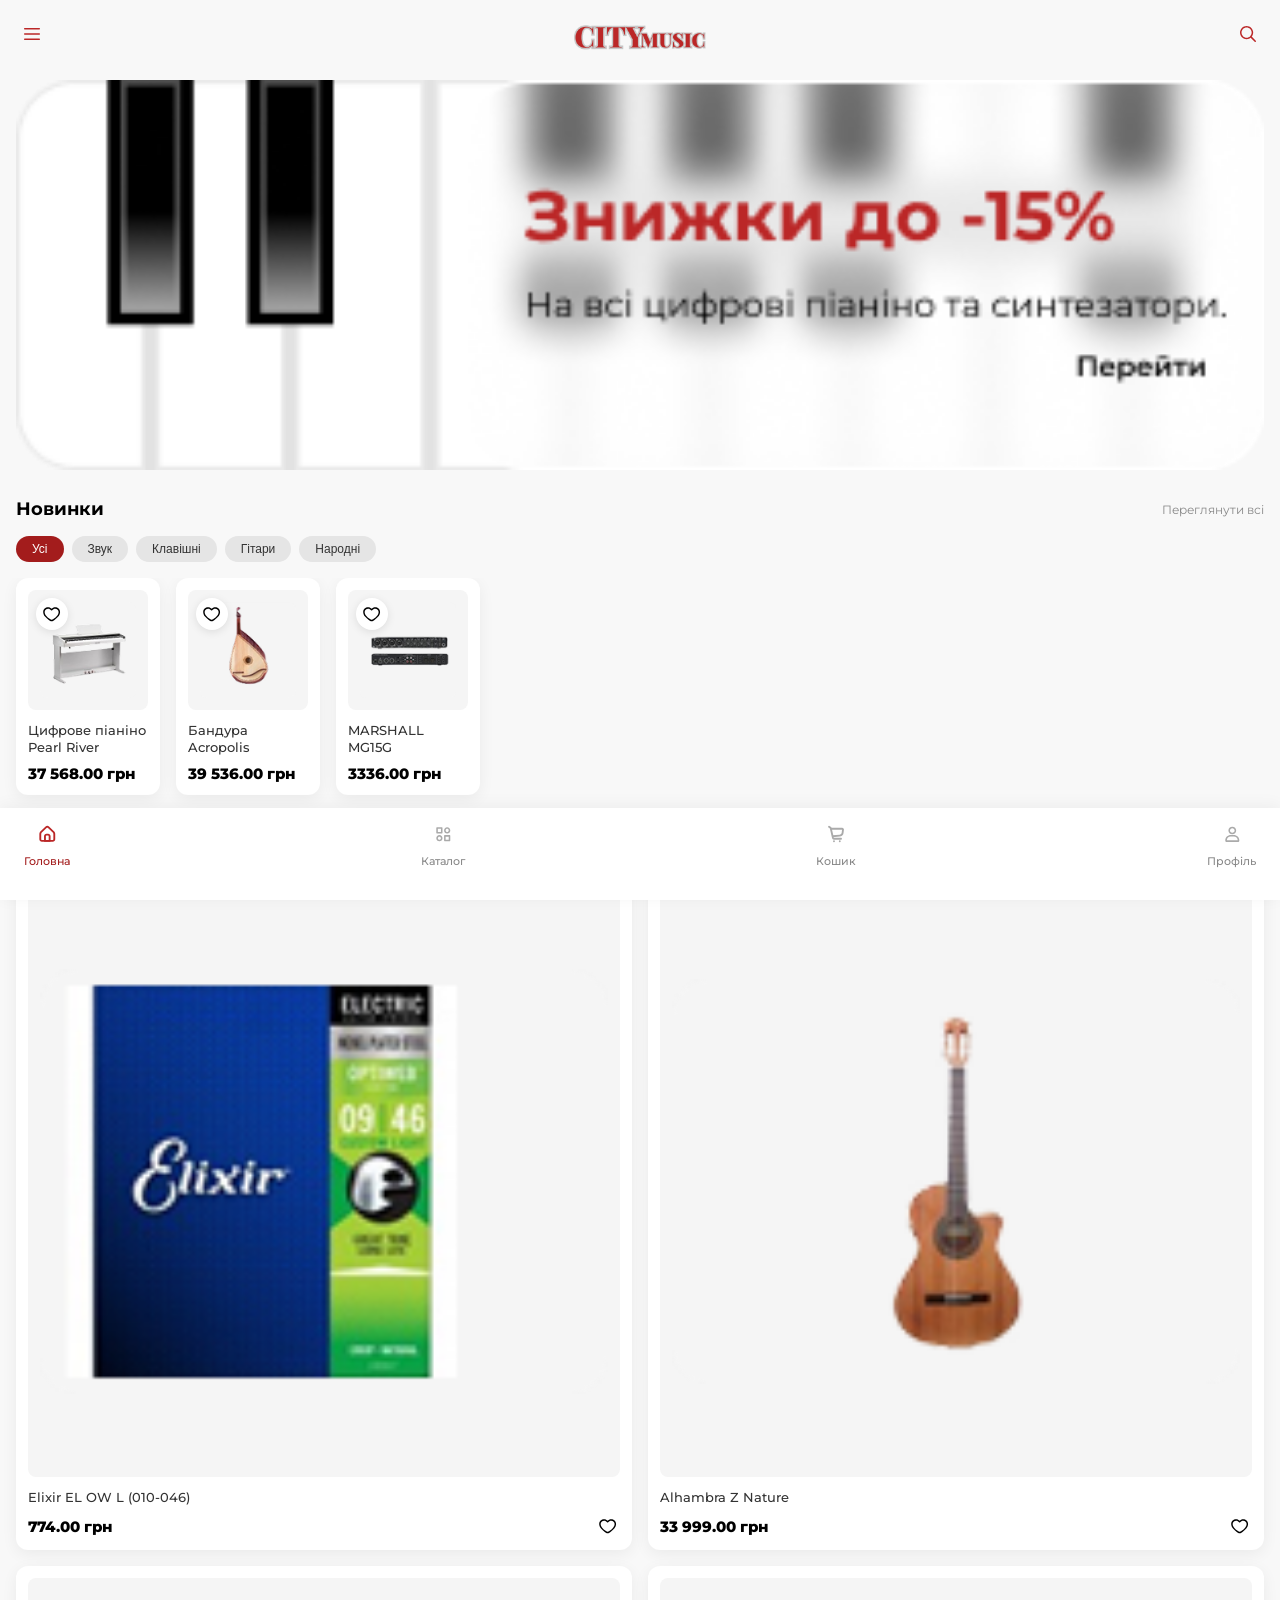
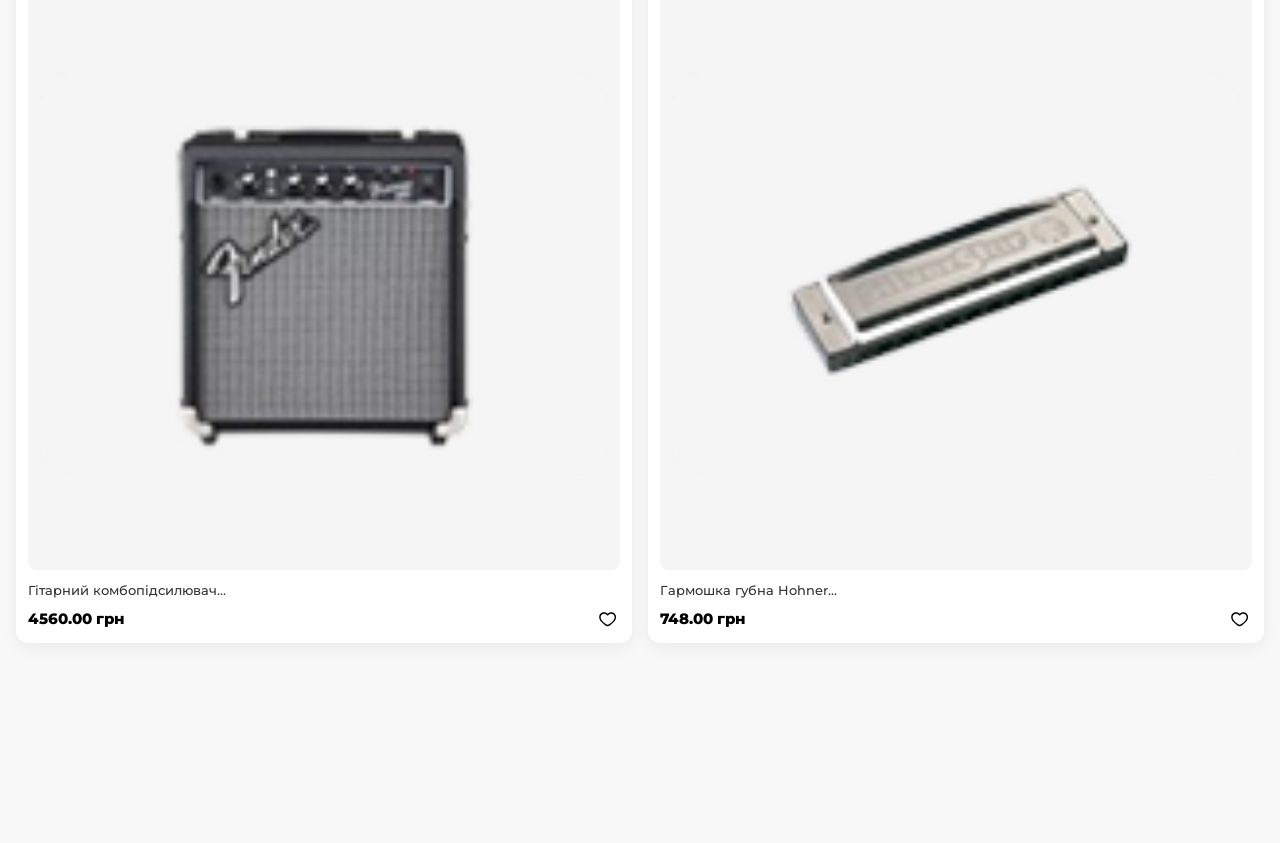
<file: index.html>
<!DOCTYPE html>
<html lang="uk">
<head>
    <meta charset="UTF-8">
    <meta name="viewport" content="width=device-width, initial-scale=1.0">
    <title>CITYMUSIC - Головна</title>
    
    <link rel="preconnect" href="https://fonts.googleapis.com">
    <link rel="preconnect" href="https://fonts.gstatic.com" crossorigin>
    <link href="https://fonts.googleapis.com/css2?family=Montserrat:wght@400;500;600;700;800&display=swap" rel="stylesheet">
    
    <link rel="stylesheet" href="css/style.css">
    <link rel="manifest" href="manifest.json">
</head>
<body>

    <!-- Шапка сайту -->
    <header class="top-bar">
        <button class="icon-btn">
            <img src="assets/icons/icon-menu.svg" alt="Меню">
        </button>
        <img src="assets/images/logo.png" alt="CITYMUSIC" class="logo-img">
        <button class="icon-btn">
            <img src="assets/icons/icon-search.svg" alt="Пошук">
        </button>
    </header>

    <main class="main-content">
        <!-- Банер -->
        <section class="banner">
            <img src="assets/images/banner.png" alt="Знижки до 15%">
        </section>

        <!-- Новинки (Горизонтальний скрол) -->
        <section class="new-arrivals">
            <div class="section-header">
                <h2 class="section-title">Новинки</h2>
                <a href="#" class="view-all">Переглянути всі</a>
            </div>
            
            <div class="categories">
                <button class="cat-btn active">Усі</button>
                <button class="cat-btn">Звук</button>
                <button class="cat-btn">Клавішні</button>
                <button class="cat-btn">Гітари</button>
                <button class="cat-btn">Народні</button>
            </div>

            <div class="horizontal-scroll">
                <!-- Картка Новинки 1 -->
                <article class="product-card horizontal-card">
                    <div class="image-wrapper relative">
                        <button class="like-btn absolute-heart"><img src="assets/icons/icon-heart.svg" alt="В обране"></button>
                        <img src="assets/images/piano-white.png" alt="Цифрове піаніно">
                    </div>
                    <h3 class="product-title">Цифрове піаніно Pearl River</h3>
                    <div class="card-bottom">
                        <span class="price">37 568.00 грн</span>
                    </div>
                </article>
                
                <!-- Картка Новинки 2 -->
                <article class="product-card horizontal-card">
                    <div class="image-wrapper relative">
                        <button class="like-btn absolute-heart"><img src="assets/icons/icon-heart.svg" alt="В обране"></button>
                        <img src="assets/images/bandura.png" alt="Бандура">
                    </div>
                    <h3 class="product-title">Бандура Acropolis</h3>
                    <div class="card-bottom">
                        <span class="price">39 536.00 грн</span>
                    </div>
                </article>
                <!-- Картка Новинки 3 -->
<article class="product-card horizontal-card">
    <div class="image-wrapper relative">
        <button class="like-btn absolute-heart"><img src="assets/icons/icon-heart.svg" alt="В обране"></button>
        <img src="assets/images/marshall.png" alt="Підсилювач Marshall">
    </div>
    <h3 class="product-title">MARSHALL MG15G</h3>
    <div class="card-bottom">
        <span class="price">3336.00 грн</span>
    </div>
</article>
            </div>
        </section>

        <!-- Рекомендуємо (Сітка) -->
        <section class="recommended">
            <h2 class="section-title">Рекомендуємо</h2>
            <div class="product-grid">
                
                <!-- Картка Рекомендуємо 1 -->
                <article class="product-card grid-card">
                    <div class="image-wrapper">
                        <img src="assets/images/elixir.png" alt="Струни Elixir">
                    </div>
                    <h3 class="product-title">Elixir EL OW L (010-046)</h3>
                    <div class="card-bottom">
                        <span class="price">774.00 грн</span>
                        <button class="like-btn"><img src="assets/icons/icon-heart.svg" alt="В обране"></button>
                    </div>
                </article>

                <!-- Картка Рекомендуємо 2 -->
                <article class="product-card grid-card">
                    <div class="image-wrapper">
                        <img src="assets/images/guitar.png" alt="Гітара Alhambra">
                    </div>
                    <h3 class="product-title">Alhambra Z Nature</h3>
                    <div class="card-bottom">
                        <span class="price">33 999.00 грн</span>
                        <button class="like-btn"><img src="assets/icons/icon-heart.svg" alt="В обране"></button>
                    </div>
                </article>
                
                <!-- Картка Рекомендуємо 3 -->
                <article class="product-card grid-card">
                    <div class="image-wrapper">
                        <img src="assets/images/fender.png" alt="Комбопідсилювач Fender">
                    </div>
                    <h3 class="product-title">Гітарний комбопідсилювач...</h3>
                    <div class="card-bottom">
                        <span class="price">4560.00 грн</span>
                        <button class="like-btn"><img src="assets/icons/icon-heart.svg" alt="В обране"></button>
                    </div>
                </article>
                
                <!-- Картка Рекомендуємо 4 -->
                <article class="product-card grid-card">
                    <div class="image-wrapper">
                        <img src="assets/images/harmonica.png" alt="Гармошка">
                    </div>
                    <h3 class="product-title">Гармошка губна Hohner...</h3>
                    <div class="card-bottom">
                        <span class="price">748.00 грн</span>
                        <button class="like-btn"><img src="assets/icons/icon-heart.svg" alt="В обране"></button>
                    </div>
                </article>

            </div>
        </section>
    </main>

    <!-- Нижня навігаційна панель -->
    <nav class="bottom-nav">
        <a href="index.html" class="nav-item active">
            <img src="assets/icons/icon-home-active.svg" alt="Головна">
            <span>Головна</span>
        </a>
        <a href="#" class="nav-item">
            <img src="assets/icons/icon-catalog.svg" alt="Каталог">
            <span>Каталог</span>
        </a>
        <a href="cart.html" class="nav-item">
            <img src="assets/icons/icon-cart.svg" alt="Кошик">
            <span>Кошик</span>
        </a>
        <a href="#" class="nav-item">
            <img src="assets/icons/icon-profile.svg" alt="Профіль">
            <span>Профіль</span>
        </a>
    </nav>
    <!-- Підключення нашого скрипта -->
    <script src="js/app.js"></script>
</body>
</body>
</html>
</file>
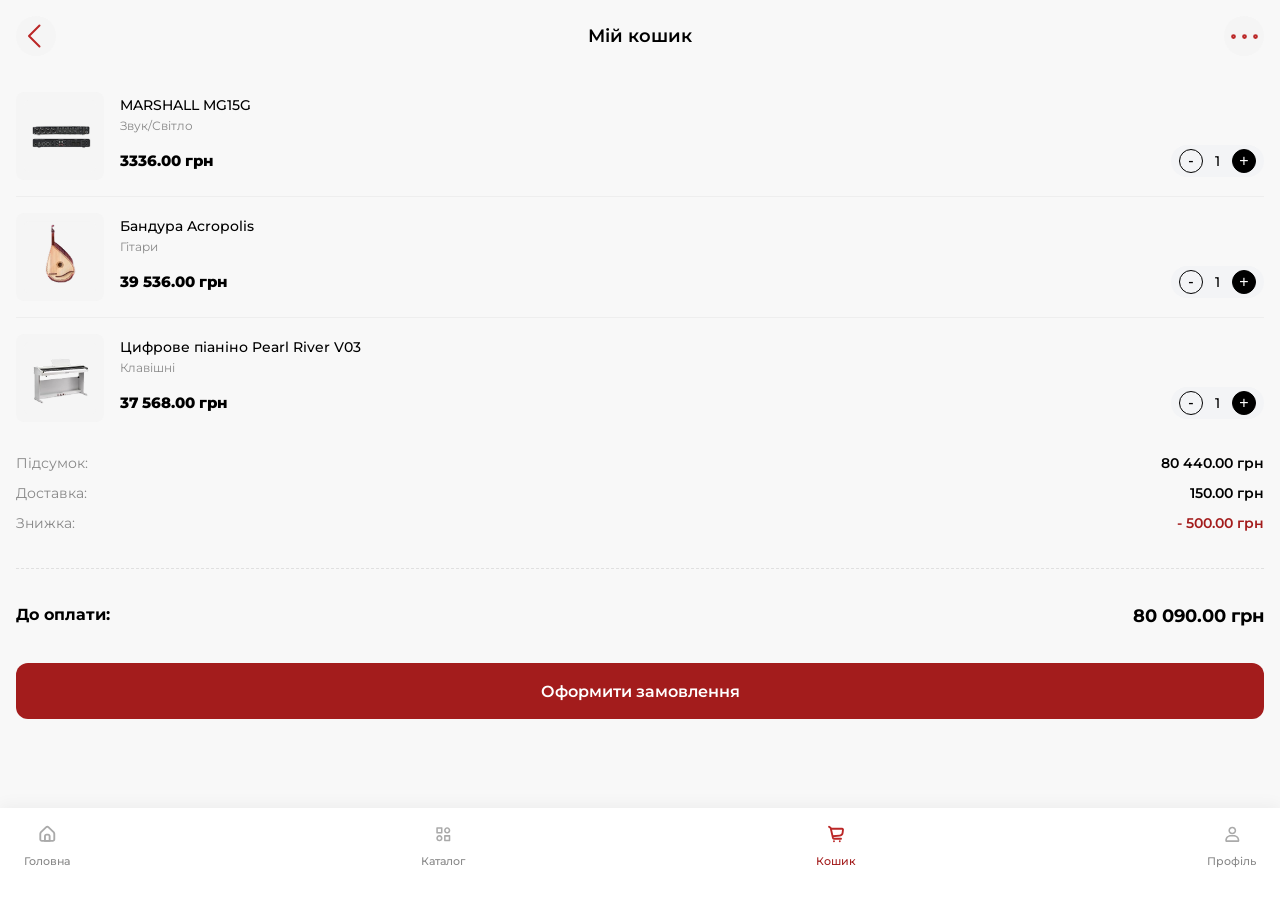
<file: cart.html>
<!DOCTYPE html>
<html lang="uk">
<head>
    <meta charset="UTF-8">
    <meta name="viewport" content="width=device-width, initial-scale=1.0">
    <title>Кошик - CITYMUSIC</title>
    
    <!-- Підключення шрифту Montserrat -->
    <link rel="preconnect" href="https://fonts.googleapis.com">
    <link rel="preconnect" href="https://fonts.gstatic.com" crossorigin>
    <link href="https://fonts.googleapis.com/css2?family=Montserrat:wght@400;500;600;700;800&display=swap" rel="stylesheet">
    
    <link rel="stylesheet" href="css/style.css">
    <link rel="manifest" href="manifest.json">
</head>
<body>

    <!-- Шапка Кошика -->
    <header class="top-bar">
        <button class="circle-btn">
            <img src="assets/icons/icon-back.svg" alt="Назад">
        </button>
        <h1 class="page-title">Мій кошик</h1>
        <button class="circle-btn">
            <img src="assets/icons/icon-more.svg" alt="Більше">
        </button>
    </header>

    <main class="cart-container">
        <!-- Список товарів -->
        <div class="cart-list">
            
            <!-- Товар 1 -->
            <article class="cart-item">
                <div class="cart-image">
                    <img src="assets/images/marshall.png" alt="MARSHALL MG15G">
                </div>
                <div class="item-info">
                    <h3 class="item-title">MARSHALL MG15G</h3>
                    <p class="item-category">Звук/Світло</p>
                    <div class="item-bottom">
                        <span class="price">3336.00 грн</span>
                        <div class="counter">
                            <button class="counter-btn">-</button>
                            <span class="count">1</span>
                            <button class="counter-btn plus">+</button>
                        </div>
                    </div>
                </div>
            </article>

            <hr class="divider">

            <!-- Товар 2 -->
            <article class="cart-item">
                <div class="cart-image">
                    <img src="assets/images/bandura.png" alt="Бандура Acropolis">
                </div>
                <div class="item-info">
                    <h3 class="item-title">Бандура Acropolis</h3>
                    <p class="item-category">Гітари</p>
                    <div class="item-bottom">
                        <span class="price">39 536.00 грн</span>
                        <div class="counter">
                            <button class="counter-btn">-</button>
                            <span class="count">1</span>
                            <button class="counter-btn plus">+</button>
                        </div>
                    </div>
                </div>
            </article>

            <hr class="divider">

            <!-- Товар 3 -->
            <article class="cart-item">
                <div class="cart-image">
                    <img src="assets/images/piano-white.png" alt="Цифрове піаніно Pearl River">
                </div>
                <div class="item-info">
                    <h3 class="item-title">Цифрове піаніно Pearl River V03</h3>
                    <p class="item-category">Клавішні</p>
                    <div class="item-bottom">
                        <span class="price">37 568.00 грн</span>
                        <div class="counter">
                            <button class="counter-btn">-</button>
                            <span class="count">1</span>
                            <button class="counter-btn plus">+</button>
                        </div>
                    </div>
                </div>
            </article>

        </div>

        <!-- Блок підсумку -->
        <section class="order-summary">
            <div class="summary-row">
                <span>Підсумок:</span>
                <span class="summary-val">80 440.00 грн</span>
            </div>
            <div class="summary-row">
                <span>Доставка:</span>
                <span class="summary-val">150.00 грн</span>
            </div>
            <div class="summary-row">
                <span>Знижка:</span>
                <span class="summary-val discount">- 500.00 грн</span>
            </div>
            
            <hr class="divider line-dashed">
            
            <div class="summary-row total-row">
                <span>До оплати:</span>
                <span class="total-val">80 090.00 грн</span>
            </div>

            <button class="checkout-btn">Оформити замовлення</button>
        </section>
    </main>

    <!-- Нижня навігаційна панель -->
    <nav class="bottom-nav">
        <a href="index.html" class="nav-item">
            <img src="assets/icons/icon-home.svg" alt="Головна">
            <span>Головна</span>
        </a>
        <a href="#" class="nav-item">
            <img src="assets/icons/icon-catalog.svg" alt="Каталог">
            <span>Каталог</span>
        </a>
        <a href="cart.html" class="nav-item active">
            <img src="assets/icons/icon-cart-active.svg" alt="Кошик">
            <span>Кошик</span>
        </a>
        <a href="#" class="nav-item">
            <img src="assets/icons/icon-profile.svg" alt="Профіль">
            <span>Профіль</span>
        </a>
    </nav>
    <script src="js/app.js"></script>
</body>
</html>
</file>
<file: css/style.css>
/* Базове скидання відступів */
* {
    margin: 0;
    padding: 0;
    box-sizing: border-box;
}

body {
    font-family: sans-serif;
    background-color: #F8F8F8;
    padding-bottom: 100px; /* Щоб нижнє меню не перекривало останні товари */
}

.section-title {
    font-size: 18px;
    margin: 24px 16px 16px 16px;
}

/* ---------------------------------------------------
   ВИМОГА ЛАБИ 1: CSS Grid (4-колонкова сітка з Фігми)
--------------------------------------------------- */
.product-grid {
    display: grid;
    grid-template-columns: repeat(2, 1fr); /* Робимо 2 колонки однакової ширини */
    gap: 16px; /* Gutter (відстань між картками) = 16px */
    padding: 0 16px; /* Margin (відступи від країв екрана) = 16px */
}

/* Дизайн самої картки */
.product-card {
    background: #FFFFFF;
    border-radius: 12px;
    padding: 12px;
    display: flex;
    flex-direction: column;
    box-shadow: 0 4px 12px rgba(0, 0, 0, 0.05); /* Твоя легка тінь */
}

.image-wrapper {
    background-color: #F5F5F5;
    border-radius: 8px;
    height: 104px; /* Висота кратна 8, як ми домовлялися */
    margin-bottom: 12px;
}

.product-title {
    font-size: 12px;
    margin-bottom: 8px;
    flex-grow: 1; /* Притискає ціну завжди до низу картки */
}

.card-bottom {
    display: flex;
    justify-content: space-between;
    align-items: center;
}

.price {
    font-size: 14px;
    font-weight: bold;
}

/* Фіксація нижньої панелі */
.bottom-nav {
    position: fixed;
    bottom: 0;
    left: 0;
    width: 100%;
    background: #FFFFFF;
    display: flex;
    justify-content: space-between;
    padding: 12px 24px 34px 24px; /* 34px знизу - це наша Safe Area */
    box-shadow: 0 -2px 10px rgba(0,0,0,0.05); /* Тінь падає вгору */
}

/* ---------------------------------------------------
   ВИМОГА ЛАБИ 2: Адаптивність (Media Queries)
--------------------------------------------------- */
@media (max-width: 359px) {
    .product-grid {
        grid-template-columns: 1fr; /* На дуже вузьких екранах сітка стає в 1 колонку */
    }
}
/* --- БАНЕР --- */
.banner {
    padding: 16px;
}

.banner img {
    width: 100%;
    border-radius: 12px;
    object-fit: cover;
}

/* --- ЗАГОЛОВКИ ТА ПОСИЛАННЯ --- */
.section-header {
    display: flex;
    justify-content: space-between;
    align-items: center;
    padding-right: 16px;
    margin-top: 8px; /* Трохи піднімаємо заголовок */
}

.section-header .section-title {
    margin: 0 0 0 16px; /* Забираємо зайві відступи */
}

.view-all {
    font-size: 12px;
    color: #888888;
    text-decoration: none;
}

/* --- ФІЛЬТРИ (КАТЕГОРІЇ) --- */
.categories {
    display: flex;
    gap: 8px;
    padding: 16px;
    overflow-x: auto; /* Додає горизонтальний скрол */
    scrollbar-width: none; /* Ховає смугу прокрутки (Firefox) */
}

.categories::-webkit-scrollbar {
    display: none; /* Ховає смугу прокрутки (Chrome/Safari) */
}

.cat-btn {
    padding: 6px 16px;
    border-radius: 100px;
    border: none;
    background: #E5E5E5;
    color: #333333;
    font-size: 12px;
    white-space: nowrap; /* Забороняє тексту переноситися */
    cursor: pointer;
}

.cat-btn.active {
    background: #A31C1C; /* Твій червоний */
    color: #FFFFFF;
}

/* --- ГОРИЗОНТАЛЬНІ КАРТКИ НОВИНОК --- */
.horizontal-scroll {
    display: flex;
    gap: 16px;
    padding: 0 16px 16px 16px;
    overflow-x: auto;
    scrollbar-width: none;
}

.horizontal-scroll::-webkit-scrollbar {
    display: none;
}

.horizontal-card {
    min-width: 140px; /* Картки не будуть стискатися, а будуть скролитися */
    flex-shrink: 0;
}
/* --- КРАСА ДЛЯ ШАПКИ --- */
.top-bar {
    display: flex;
    justify-content: space-between;
    align-items: center;
    padding: 16px;
    background-color: #FFFFFF;
}

.logo {
    color: #A31C1C; /* Твій фірмовий червоний колір */
    font-size: 24px;
    text-transform: uppercase;
}

.icon-btn {
    background: none;
    border: none;
    font-size: 14px;
}

/* --- КРАСА ДЛЯ НИЖНЬОГО МЕНЮ --- */
.nav-item {
    text-decoration: none; /* Прибираємо синє підкреслення */
    color: #888888; /* Робимо неактивні кнопки сірими */
    font-size: 14px;
    font-weight: 500;
}

.nav-item.active {
    color: #A31C1C; /* Активна кнопка (Кошик або Головна) стає червоною */
}

/* --- РОБИМО ФОТОГРАФІЇ АКУРАТНИМИ --- */
.image-wrapper img {
    width: 100%;
    height: 100%;
    object-fit: contain; /* Картинки ідеально впишуться і не будуть плющитися */
}
.logo-img {
    height: 24px; /* Або 32px, підбереш розмір, щоб виглядало гарно */
    object-fit: contain;
}
/* --- Зображення та Іконки --- */
.logo-img {
    height: 24px;
    object-fit: contain;
}

.icon-btn img, .like-btn img {
    width: 24px;
    height: 24px;
    display: block;
}

.like-btn {
    background: none;
    border: none;
    cursor: pointer;
}

/* --- Оновлене нижнє меню з іконками --- */
.nav-item {
    display: flex;
    flex-direction: column;
    align-items: center;
    gap: 4px; /* Відстань між іконкою і текстом */
    text-decoration: none;
    color: #888888;
    font-size: 10px; /* Дрібний текст для меню */
}

.nav-item img {
    width: 24px;
    height: 24px;
}

.nav-item.active {
    color: #A31C1C;
}
/* Робимо красивий сучасний шрифт замість стандартного */
body {
    font-family: system-ui, -apple-system, BlinkMacSystemFont, "Segoe UI", Roboto, sans-serif;
    background-color: #F8F8F8;
    padding-bottom: 90px;
}

/* Ідеальні квадратні фони для товарів */
.image-wrapper {
    background-color: #F5F5F5;
    border-radius: 8px;
    width: 100%;
    aspect-ratio: 1 / 1; /* Робить блок ідеальним квадратом */
    height: auto; /* Прибираємо стару жорстку висоту 104px */
    margin-bottom: 12px;
    padding: 12px; /* Додаємо відступ всередині сірого фону */
    display: flex;
    justify-content: center;
    align-items: center;
}

.image-wrapper img {
    max-width: 100%;
    max-height: 100%;
    object-fit: contain; /* Картинка не плющиться і влазить повністю */
}/* Картки в горизонтальному скролі */
.horizontal-card {
    min-width: 140px;
    width: 140px; /* Жорстка ширина, щоб вони не розтягувалися */
    flex: 0 0 auto; /* Забороняємо стискатися */
}
.product-title {
    font-size: 13px;
    font-weight: 500; /* Напівжирний шрифт */
    line-height: 1.3;
    margin-bottom: 8px;
    color: #333333;
    flex-grow: 1;
}

.price {
    font-size: 15px;
    font-weight: 800; /* Дуже жирний шрифт для ціни */
    color: #000000;
}

/* Збільшуємо логотип у шапці */
.logo-img {
    height: 28px;
    object-fit: contain;
}
body {
    font-family: 'Montserrat', sans-serif;
    background-color: #F8F8F8;
    padding-bottom: 90px;
}
/* --- СТОСТІНКА КОШИКА --- */
.cart-container {
    padding: 24px 16px;
}

.page-title {
    font-size: 18px;
    font-weight: 600;
}

.circle-btn {
    width: 40px;
    height: 40px;
    background-color: #F5F5F5;
    border: none;
    border-radius: 50%;
    display: flex;
    justify-content: center;
    align-items: center;
    cursor: pointer;
}

.cart-item {
    display: flex;
    gap: 16px;
    align-items: center;
}

.cart-image {
    width: 88px;
    height: 88px;
    background-color: #F5F5F5;
    border-radius: 8px;
    padding: 8px;
    flex-shrink: 0;
    display: flex;
    justify-content: center;
    align-items: center;
}

.cart-image img {
    max-width: 100%;
    max-height: 100%;
    object-fit: contain;
}

.item-info {
    flex-grow: 1;
    display: flex;
    flex-direction: column;
}

.item-title {
    font-size: 14px;
    font-weight: 500;
    margin-bottom: 4px;
}

.item-category {
    font-size: 12px;
    color: #888888;
    margin-bottom: 12px;
}

.item-bottom {
    display: flex;
    justify-content: space-between;
    align-items: center;
}

/* Лічильник */
.counter {
    display: flex;
    align-items: center;
    gap: 12px;
    background-color: #F3F4F6;
    border-radius: 100px;
    padding: 4px 8px;
}

.counter-btn {
    width: 24px;
    height: 24px;
    border-radius: 50%;
    border: 1px solid #000;
    background: transparent;
    display: flex;
    justify-content: center;
    align-items: center;
    font-size: 16px;
    cursor: pointer;
}

.counter-btn.plus {
    background-color: #000;
    color: #FFF;
}

.count {
    font-size: 14px;
    font-weight: 500;
}

/* Лінії та Блок Підсумку */
.divider {
    border: none;
    border-top: 1px solid #EEEEEE;
    margin: 16px 0;
}

.line-dashed {
    border-top: 1px dashed #E0E0E0;
    margin: 24px 0;
}

.order-summary {
    margin-top: 32px;
    display: flex;
    flex-direction: column;
    gap: 12px;
}

.summary-row {
    display: flex;
    justify-content: space-between;
    font-size: 14px;
    color: #888888;
}

.summary-val {
    color: #000000;
    font-weight: 600;
}

.discount {
    color: #A31C1C;
}

.total-row {
    font-size: 16px;
    color: #000000;
    font-weight: 700;
    margin-bottom: 24px;
}

.total-val {
    font-size: 18px;
}

/* Велика кнопка */
.checkout-btn {
    width: 100%;
    height: 56px;
    background-color: #A31C1C;
    color: #FFFFFF;
    border: none;
    border-radius: 12px;
    font-size: 16px;
    font-weight: 600;
    cursor: pointer;
    font-family: inherit;
}/* М'які тіні та ідеальні розміри для карток */
.product-card {
    background: #FFFFFF;
    border-radius: 12px;
    padding: 12px;
    display: flex;
    flex-direction: column;
    /* Твоя м'яка тінь з Фігми: Y:4, Blur:16, Прозорість 6% */
    box-shadow: 0 4px 16px rgba(0, 0, 0, 0.06); 
}

/* Специфічні налаштування для Новинок (із серцем зверху зліва) */
.horizontal-card {
    min-width: 144px;
    width: 144px;
    flex: 0 0 auto;
}

.relative {
    position: relative;
}

.absolute-heart {
    position: absolute;
    top: 8px;
    left: 8px;
    background: #FFFFFF; /* Білий кружечок під серцем, як у додатках */
    border-radius: 50%;
    padding: 4px;
    box-shadow: 0 2px 8px rgba(0,0,0,0.1);
}

/* --- ІДЕАЛЬНА НИЖНЯ ПАНЕЛЬ --- */
.main-content {
    /* Робимо відступ знизу, щоб товари не ховалися під меню */
    padding-bottom: 110px; 
}

.bottom-nav {
    position: fixed;
    bottom: 0;
    left: 0;
    width: 100%;
    background: #FFFFFF;
    display: flex;
    justify-content: space-between;
    align-items: center;
    /* Відступи по 24px по боках, 32px знизу для "Мертвої зони" свайпу */
    padding: 12px 24px 32px 24px;
    /* Тінь падає вгору (Y: -2) */
    box-shadow: 0 -2px 16px rgba(0, 0, 0, 0.05);
    z-index: 100; /* Панель завжди поверх усього */
}/* Збільшуємо верхні іконки */
.icon-btn img {
    width: 28px;
    height: 28px;
    display: block;
}

/* Збільшуємо іконки нижнього меню */
.nav-item img {
    width: 28px; /* Можеш поставити 32px, якщо треба ще більші */
    height: 28px;
    margin-bottom: 2px;
}

/* Збільшуємо розмір шрифту в нижньому меню для пропорційності */
.nav-item {
    display: flex;
    flex-direction: column;
    align-items: center;
    gap: 4px;
    text-decoration: none;
    color: #888888;
    font-size: 11px; /* Трохи збільшили текст */
    font-weight: 500;
}/* Збільшуємо верхні іконки */
.icon-btn img {
    width: 28px !important;
    height: 28px !important;
    display: block;
}

/* Збільшуємо іконки нижнього меню */
.nav-item img {
    width: 28px !important;
    height: 28px !important;
    margin-bottom: 2px;
}/* --- ІДЕАЛЬНА ШАПКА (без смужок) --- */
.top-bar {
    display: flex;
    justify-content: space-between;
    align-items: center;
    padding: 16px 16px 12px 16px; /* Вирівнюємо відступи як у Фігмі */
    background-color: transparent; /* Робимо фон прозорим, щоб він зливався зі сторінкою */
    border-bottom: none !important; /* Жорстко прибираємо будь-яку смужку знизу */
    box-shadow: none !important; /* Прибираємо тінь */
}

/* --- ВЕЛИКИЙ ЛОГОТИП --- */
.logo-img {
    height: 36px !important; /* Суттєво збільшуємо логотип */
    width: auto; /* Забороняємо йому сплющуватися */
    object-fit: contain;
}

/* --- ВЕЛИКІ ІКОНКИ ШАПКИ --- */
.icon-btn {
    background: transparent;
    border: none;
    padding: 0;
    cursor: pointer;
    display: flex;
    align-items: center;
    justify-content: center;
}

.icon-btn img {
    width: 32px !important; /* Робимо іконки масивнішими, як на макеті */
    height: 32px !important;
    display: block;
}/* --- Анімація карток при наведенні (Hover) --- */
.product-card {
    transition: transform 0.3s ease, box-shadow 0.3s ease; /* Плавний перехід */
}

/* Коли наводимо мишкою - картка піднімається на 5px вгору */
.product-card:hover {
    transform: translateY(-5px);
    box-shadow: 0 8px 24px rgba(0, 0, 0, 0.12); /* Тінь стає більшою */
}

/* --- Активний стан для сердечка --- */
.like-btn {
    transition: background-color 0.3s ease;
    border-radius: 50%; /* Робимо фон круглим, якщо він ще не такий */
}

/* Клас, який буде додавати JavaScript при кліку */
.like-btn.active-heart {
    background-color: #A31C1C; /* Твій фірмовий червоний */
}

/* Фарбуємо саму іконку в білий колір, коли серце активне */
.like-btn.active-heart img {
    filter: brightness(0) invert(1);
}
</file>
